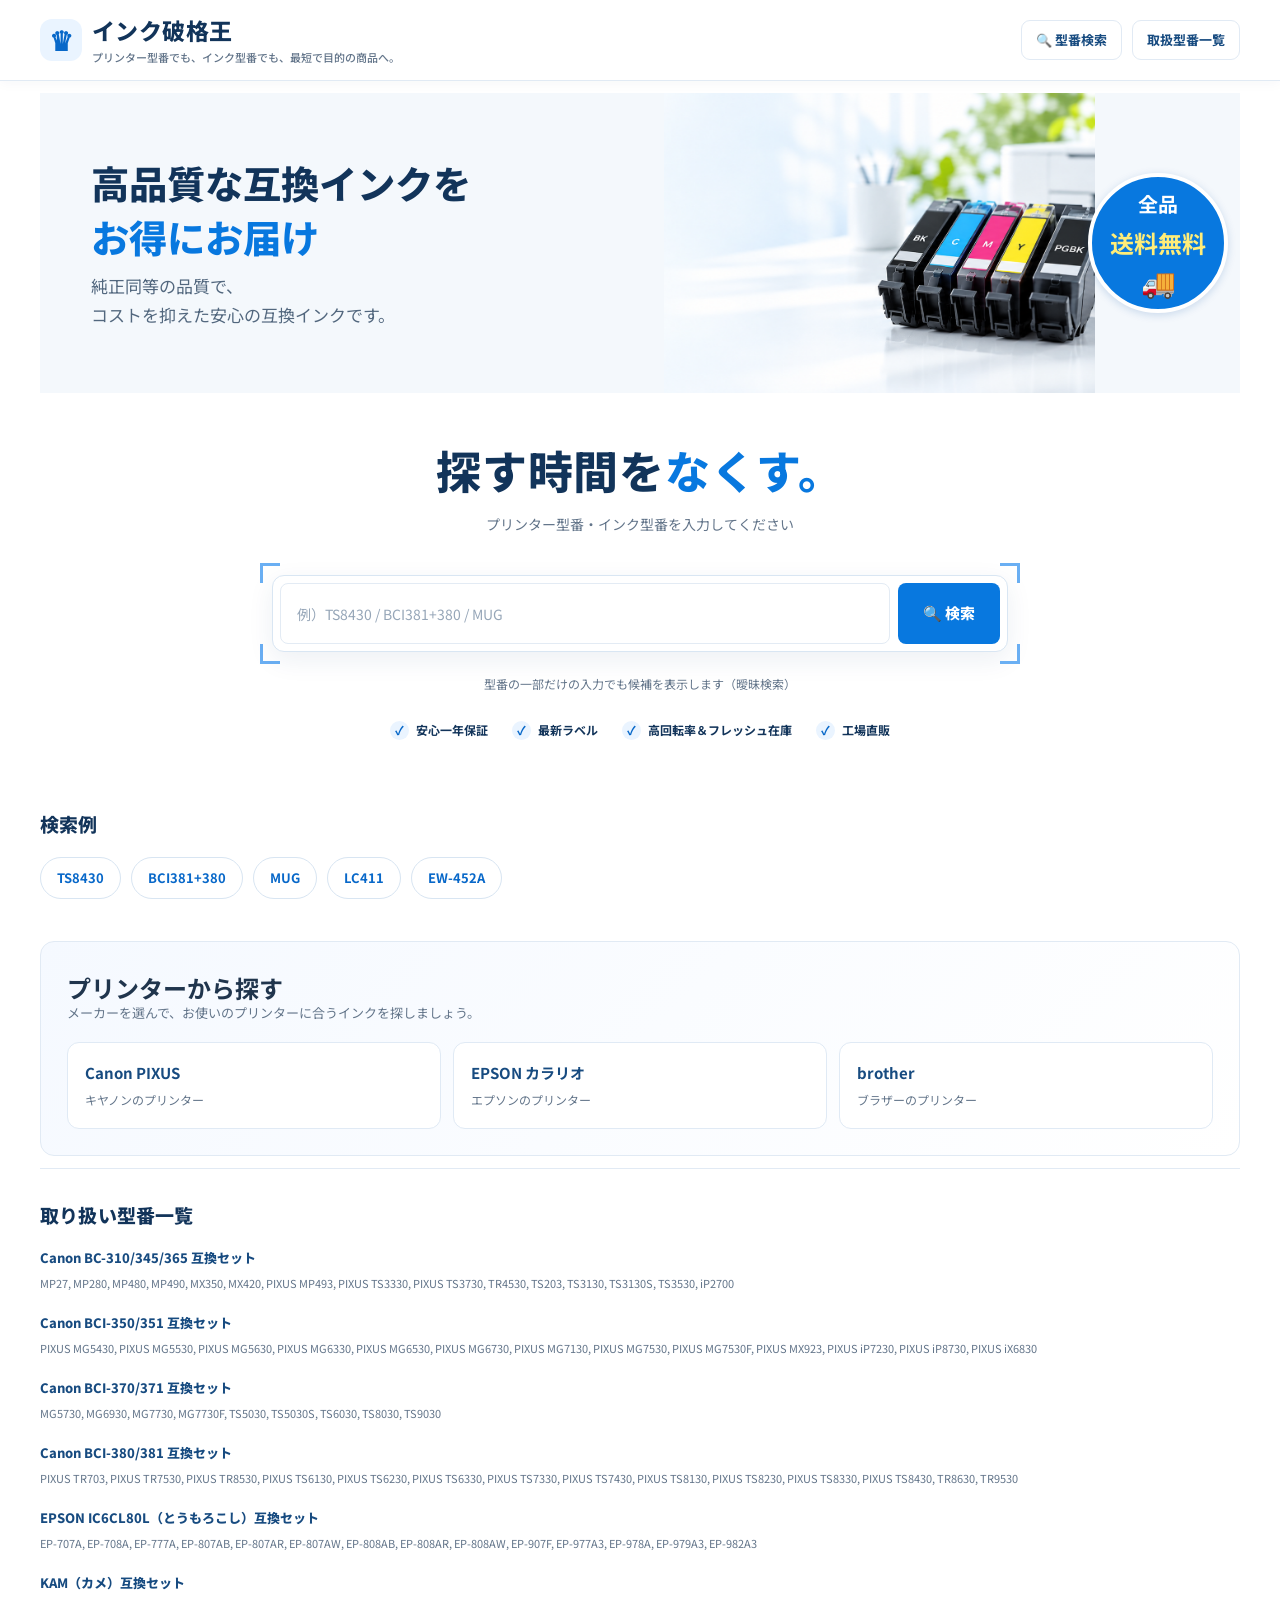
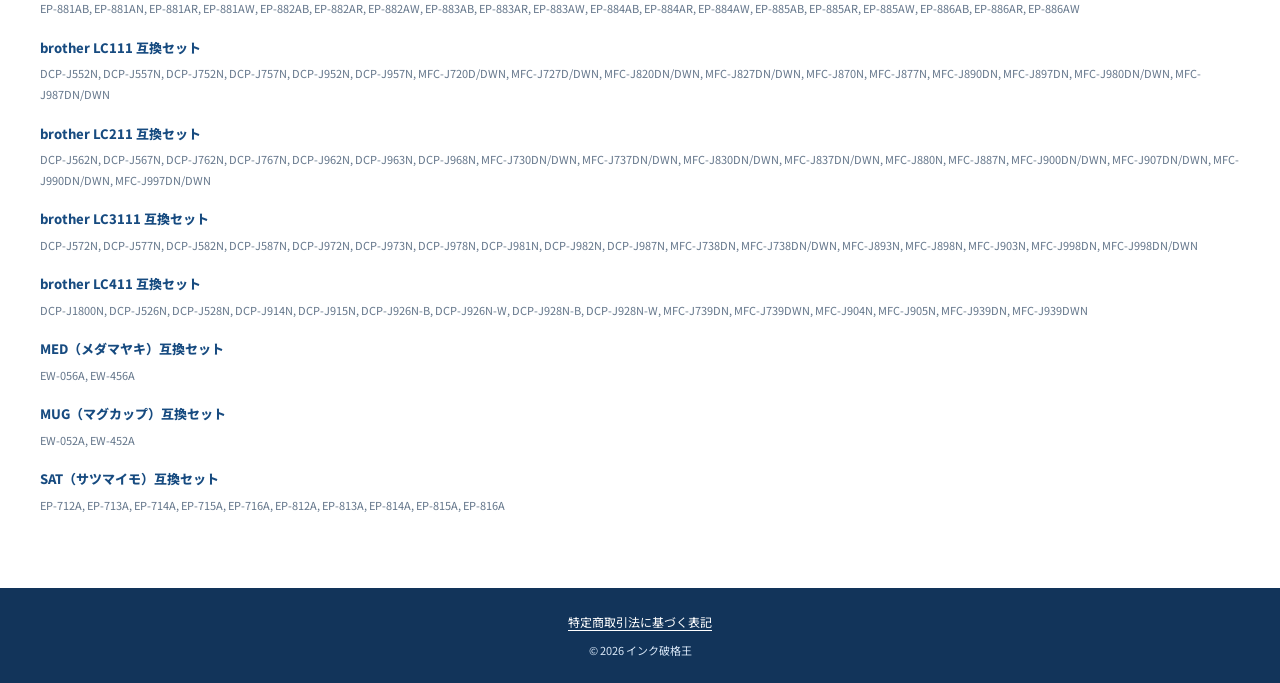
<file: index.html>
<!DOCTYPE html>
<html lang="ja">
<head>
<meta charset="UTF-8">
<meta name="viewport" content="width=device-width, initial-scale=1.0">
<title>インク破格王 | 探す時間をなくす。</title>
<meta name="description" content="プリンター型番でも、インク型番でも、最短で目的の商品へ。1個から購入できる高品質互換インクカートリッジ通販、インク破格王。">
<link rel="canonical" href="https://inkhakaku.github.io/homepage/">
<link rel="stylesheet" href="css/reset.css">
<link rel="stylesheet" href="css/style.css">
<link rel="stylesheet" href="css/responsive.css">

<meta property="og:type" content="website">
<meta property="og:site_name" content="インク破格王">
<meta property="og:title" content="インク破格王 | 探す時間をなくす。">
<meta property="og:description" content="プリンター型番でも、インク型番でも、最短で目的の商品へ。">
<meta property="og:url" content="https://inkhakaku.github.io/homepage/">
<meta property="og:image" content="https://inkhakaku.github.io/homepage/images/products/ogp.png">
<meta property="og:locale" content="ja_JP">
<meta name="twitter:card" content="summary_large_image">
<meta name="twitter:title" content="インク破格王 | 探す時間をなくす。">
<meta name="twitter:description" content="プリンター型番でも、インク型番でも、最短で目的の商品へ。">
<meta name="twitter:image" content="https://inkhakaku.github.io/homepage/images/products/ogp.png">
</head>

<body>

<header class="site-header">
  <div class="wrap">
    <a class="brand" href="./">
      <span>
        インク破格王
        <small>プリンター型番でも、インク型番でも、最短で目的の商品へ。</small>
      </span>
    </a>
    <nav class="header-links" aria-label="ページ内メニュー">
      <a href="#search-form">🔍 型番検索</a>
      <a href="#model-list">取扱型番一覧</a>
    </nav>
  </div>
</header>

<section class="shipping-banner hero-banner">
  <div class="shipping-banner-copy">
    <h2>高品質な互換インクを<br><span>お得にお届け</span></h2>
    <p class="shipping-description">
      純正同等の品質で、<br>
      コストを抑えた安心の互換インクです。
    </p>
  </div>

  <div class="hero-banner-image">
    <img src="hero-ink.png" alt="ブラック・シアン・マゼンタ・イエローの互換インクカートリッジ">
  </div>

  <div class="shipping-banner-badge">
    <span>全品</span>
    <strong>送料無料</strong>
    <span class="shipping-truck">🚚</span>
  </div>
</section>

<section class="hero">
  <div class="wrap">
    <div class="hero-copy">
      <h1>探す時間を<span class="accent">なくす。</span></h1>
      <p>プリンター型番・インク型番を入力してください</p>
    </div>

    <div class="scan-frame">
      <span class="corner-tl"></span>
      <span class="corner-br"></span>
      <form id="search-form" class="search-box" autocomplete="off">
        <input
          id="search-input"
          type="text"
          placeholder="例）TS8430 / BCI381+380 / MUG"
          aria-label="プリンター型番・インク型番を入力"
        >
        <button type="submit">🔍 検索</button>
        <div id="autocomplete" class="autocomplete" role="listbox"></div>
      </form>
    </div>

    <p class="hint-line">型番の一部だけの入力でも候補を表示します（曖昧検索）</p>

    <div class="trust-row">
      <span class="badge">安心一年保証</span>
      <span class="badge">最新ラベル</span>
      <span class="badge">高回転率＆フレッシュ在庫</span>
      <span class="badge">工場直販</span>
    </div>
  </div>
</section>

<div class="wrap">

  <div id="result-area" class="result-area"></div>

  <div id="recent-section" class="section recent-section">
    <h2>最近検索した型番</h2>
    <div id="recent-row" class="chip-row"></div>
  </div>

  <section class="section">
    <h2>検索例</h2>
    <div class="chip-row">
      <button type="button" class="chip" data-example="TS8430">TS8430</button>
      <button type="button" class="chip" data-example="BCI381+380">BCI381+380</button>
      <button type="button" class="chip" data-example="MUG">MUG</button>
      <button type="button" class="chip" data-example="LC411">LC411</button>
      <button type="button" class="chip" data-example="EW-452A">EW-452A</button>
    </div>
  </section>

  <section class="finder-section" aria-labelledby="finder-title">
    <h2 id="finder-title">プリンターから探す</h2>
    <p class="finder-intro">メーカーを選んで、お使いのプリンターに合うインクを探しましょう。</p>

    <div class="finder-grid">
      <button type="button" class="finder-card" data-example="PIXUS">
        <strong>Canon PIXUS</strong>
        <span>キヤノンのプリンター</span>
      </button>

      <button type="button" class="finder-card" data-example="EP-">
        <strong>EPSON カラリオ</strong>
        <span>エプソンのプリンター</span>
      </button>

      <button type="button" class="finder-card" data-example="DCP-">
        <strong>brother</strong>
        <span>ブラザーのプリンター</span>
      </button>
    </div>
  </section>

</div>

<section class="section" id="model-list">
  <h2>取り扱い型番一覧</h2>

  <div class="model-list-group">
    <h3>Canon BC-310/345/365 互換セット</h3>
    <p class="model-list-line">MP27, MP280, MP480, MP490, MX350, MX420, PIXUS MP493, PIXUS TS3330, PIXUS TS3730, TR4530, TS203, TS3130, TS3130S, TS3530, iP2700</p>
  </div>

  <div class="model-list-group">
    <h3>Canon BCI-350/351 互換セット</h3>
    <p class="model-list-line">PIXUS MG5430, PIXUS MG5530, PIXUS MG5630, PIXUS MG6330, PIXUS MG6530, PIXUS MG6730, PIXUS MG7130, PIXUS MG7530, PIXUS MG7530F, PIXUS MX923, PIXUS iP7230, PIXUS iP8730, PIXUS iX6830</p>
  </div>

  <div class="model-list-group">
    <h3>Canon BCI-370/371 互換セット</h3>
    <p class="model-list-line">MG5730, MG6930, MG7730, MG7730F, TS5030, TS5030S, TS6030, TS8030, TS9030</p>
  </div>

  <div class="model-list-group">
    <h3>Canon BCI-380/381 互換セット</h3>
    <p class="model-list-line">PIXUS TR703, PIXUS TR7530, PIXUS TR8530, PIXUS TS6130, PIXUS TS6230, PIXUS TS6330, PIXUS TS7330, PIXUS TS7430, PIXUS TS8130, PIXUS TS8230, PIXUS TS8330, PIXUS TS8430, TR8630, TR9530</p>
  </div>

  <div class="model-list-group">
    <h3>EPSON IC6CL80L（とうもろこし）互換セット</h3>
    <p class="model-list-line">EP-707A, EP-708A, EP-777A, EP-807AB, EP-807AR, EP-807AW, EP-808AB, EP-808AR, EP-808AW, EP-907F, EP-977A3, EP-978A, EP-979A3, EP-982A3</p>
  </div>

  <div class="model-list-group">
    <h3>KAM（カメ）互換セット</h3>
    <p class="model-list-line">EP-881AB, EP-881AN, EP-881AR, EP-881AW, EP-882AB, EP-882AR, EP-882AW, EP-883AB, EP-883AR, EP-883AW, EP-884AB, EP-884AR, EP-884AW, EP-885AB, EP-885AR, EP-885AW, EP-886AB, EP-886AR, EP-886AW</p>
  </div>

  <div class="model-list-group">
    <h3>brother LC111 互換セット</h3>
    <p class="model-list-line">DCP-J552N, DCP-J557N, DCP-J752N, DCP-J757N, DCP-J952N, DCP-J957N, MFC-J720D/DWN, MFC-J727D/DWN, MFC-J820DN/DWN, MFC-J827DN/DWN, MFC-J870N, MFC-J877N, MFC-J890DN, MFC-J897DN, MFC-J980DN/DWN, MFC-J987DN/DWN</p>
  </div>

  <div class="model-list-group">
    <h3>brother LC211 互換セット</h3>
    <p class="model-list-line">DCP-J562N, DCP-J567N, DCP-J762N, DCP-J767N, DCP-J962N, DCP-J963N, DCP-J968N, MFC-J730DN/DWN, MFC-J737DN/DWN, MFC-J830DN/DWN, MFC-J837DN/DWN, MFC-J880N, MFC-J887N, MFC-J900DN/DWN, MFC-J907DN/DWN, MFC-J990DN/DWN, MFC-J997DN/DWN</p>
  </div>

  <div class="model-list-group">
    <h3>brother LC3111 互換セット</h3>
    <p class="model-list-line">DCP-J572N, DCP-J577N, DCP-J582N, DCP-J587N, DCP-J972N, DCP-J973N, DCP-J978N, DCP-J981N, DCP-J982N, DCP-J987N, MFC-J738DN, MFC-J738DN/DWN, MFC-J893N, MFC-J898N, MFC-J903N, MFC-J998DN, MFC-J998DN/DWN</p>
  </div>

  <div class="model-list-group">
    <h3>brother LC411 互換セット</h3>
    <p class="model-list-line">DCP-J1800N, DCP-J526N, DCP-J528N, DCP-J914N, DCP-J915N, DCP-J926N-B, DCP-J926N-W, DCP-J928N-B, DCP-J928N-W, MFC-J739DN, MFC-J739DWN, MFC-J904N, MFC-J905N, MFC-J939DN, MFC-J939DWN</p>
  </div>

  <div class="model-list-group">
    <h3>MED（メダマヤキ）互換セット</h3>
    <p class="model-list-line">EW-056A, EW-456A</p>
  </div>

  <div class="model-list-group">
    <h3>MUG（マグカップ）互換セット</h3>
    <p class="model-list-line">EW-052A, EW-452A</p>
  </div>

  <div class="model-list-group">
    <h3>SAT（サツマイモ）互換セット</h3>
    <p class="model-list-line">EP-712A, EP-713A, EP-714A, EP-715A, EP-716A, EP-812A, EP-813A, EP-814A, EP-815A, EP-816A</p>
  </div>
</section>

<footer class="site-footer">
  <div class="wrap">
    <div class="footer-links">
      <a href="tokushouhou.html">特定商取引法に基づく表記</a>
    </div>
    <div class="footer-copy">&copy; 2026 インク破格王</div>
  </div>
</footer>

<script src="js/products.js"></script>
<script src="js/search.js"></script>
<script src="js/ui.js"></script>
<script src="js/app.js"></script>

<script>
document.querySelectorAll('.finder-card').forEach(function (button) {
  button.addEventListener('click', function () {
    var input = document.getElementById('search-input');
    var form = document.getElementById('search-form');

    if (!input || !form) return;

    input.value = button.getAttribute('data-example') || '';
    form.requestSubmit();
    form.scrollIntoView({ behavior: 'smooth', block: 'center' });
    input.focus({ preventScroll: true });
  });
});
</script>

</body>
</html>
</file>
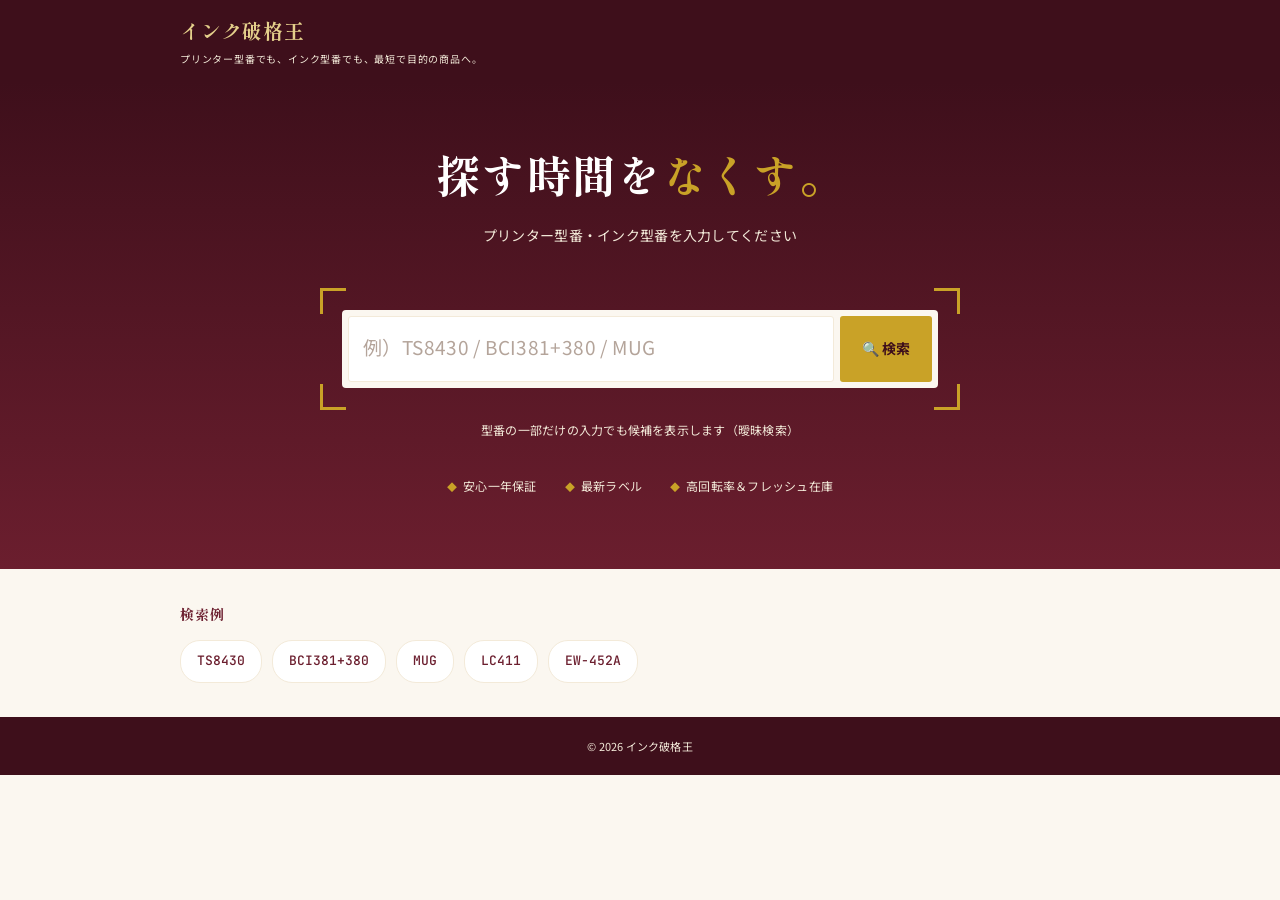
<file: homepage/index.html>
<!DOCTYPE html>
<html lang="ja">
<head>
<meta charset="UTF-8">
<meta name="viewport" content="width=device-width, initial-scale=1.0">
<title>インク破格王 | 探す時間をなくす。</title>
<link rel="stylesheet" href="css/reset.css">
<link rel="stylesheet" href="css/style.css">
<link rel="stylesheet" href="css/responsive.css">
</head>
<body>

<header class="site-header">
  <div class="wrap">
    <div class="brand">インク破格王<small>プリンター型番でも、インク型番でも、最短で目的の商品へ。</small></div>
  </div>
</header>

<section class="hero">
  <div class="wrap">
    <div class="hero-copy">
      <h1>探す時間を<span class="accent">なくす。</span></h1>
      <p>プリンター型番・インク型番を入力してください</p>
    </div>

    <div class="scan-frame">
      <span class="corner-tl"></span>
      <span class="corner-br"></span>
      <form id="search-form" class="search-box" autocomplete="off">
        <input
          id="search-input"
          type="text"
          placeholder="例）TS8430 / BCI381+380 / MUG"
          aria-label="プリンター型番・インク型番を入力"
        >
        <button type="submit">🔍 検索</button>
        <div id="autocomplete" class="autocomplete" role="listbox"></div>
      </form>
    </div>
    <p class="hint-line">型番の一部だけの入力でも候補を表示します（曖昧検索）</p>

    <div class="trust-row">
      <span class="badge">安心一年保証</span>
      <span class="badge">最新ラベル</span>
      <span class="badge">高回転率＆フレッシュ在庫</span>
    </div>
  </div>
</section>

<div class="wrap">

  <div id="result-area" class="result-area"></div>

  <div id="recent-section" class="section recent-section">
    <h2>最近検索した型番</h2>
    <div id="recent-row" class="chip-row"></div>
  </div>

  <div class="section">
    <h2>検索例</h2>
    <div class="chip-row">
      <button type="button" class="chip" data-example="TS8430">TS8430</button>
      <button type="button" class="chip" data-example="BCI381+380">BCI381+380</button>
      <button type="button" class="chip" data-example="MUG">MUG</button>
      <button type="button" class="chip" data-example="LC411">LC411</button>
      <button type="button" class="chip" data-example="EW-452A">EW-452A</button>
    </div>
  </div>

</div>

<footer class="site-footer">
  <div class="wrap">&copy; 2026 インク破格王</div>
</footer>

<script src="js/products.js"></script>
<script src="js/search.js"></script>
<script src="js/ui.js"></script>
<script src="js/app.js"></script>
</body>
</html>
</file>
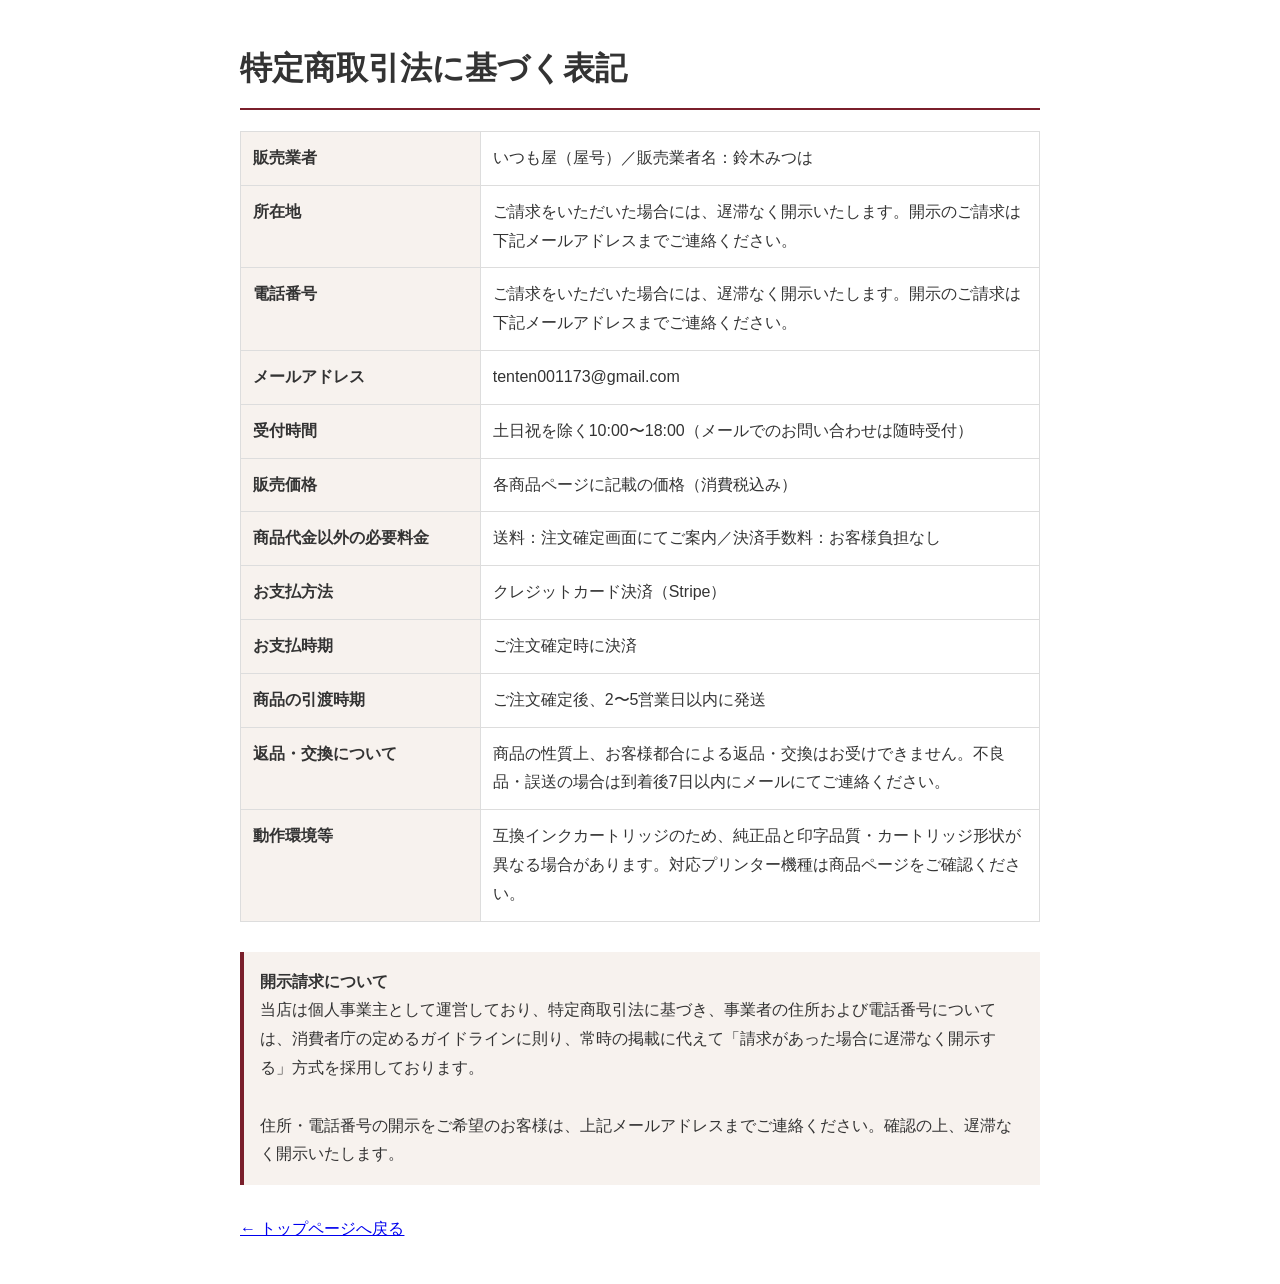
<file: tokushouhou.html>
<!DOCTYPE html>
<html lang="ja">
<head>
<meta charset="UTF-8">
<meta name="viewport" content="width=device-width, initial-scale=1.0">
<title>特定商取引法に基づく表記 | いつも屋</title>
<style>
  body {
    font-family: "Hiragino Kaku Gothic ProN", "Yu Gothic", sans-serif;
    max-width: 800px;
    margin: 40px auto;
    padding: 0 20px;
    line-height: 1.8;
    color: #333;
  }
  h1 {
    border-bottom: 2px solid #7a1f2b;
    padding-bottom: 10px;
  }
  table {
    width: 100%;
    border-collapse: collapse;
    margin-top: 20px;
  }
  th, td {
    border: 1px solid #ddd;
    padding: 12px;
    text-align: left;
    vertical-align: top;
  }
  th {
    background-color: #f7f2ee;
    width: 30%;
    white-space: nowrap;
  }
  .notice {
    margin-top: 30px;
    padding: 16px;
    background-color: #f7f2ee;
    border-left: 4px solid #7a1f2b;
  }
  a.back {
    display: inline-block;
    margin-top: 30px;
  }
</style>
</head>
<body>

<h1>特定商取引法に基づく表記</h1>

<table>
  <tr><th>販売業者</th><td>いつも屋（屋号）／販売業者名：鈴木みつは</td></tr>
  <tr><th>所在地</th><td>ご請求をいただいた場合には、遅滞なく開示いたします。開示のご請求は下記メールアドレスまでご連絡ください。</td></tr>
  <tr><th>電話番号</th><td>ご請求をいただいた場合には、遅滞なく開示いたします。開示のご請求は下記メールアドレスまでご連絡ください。</td></tr>
  <tr><th>メールアドレス</th><td>tenten001173@gmail.com</td></tr>
  <tr><th>受付時間</th><td>土日祝を除く10:00〜18:00（メールでのお問い合わせは随時受付）</td></tr>
  <tr><th>販売価格</th><td>各商品ページに記載の価格（消費税込み）</td></tr>
  <tr><th>商品代金以外の必要料金</th><td>送料：注文確定画面にてご案内／決済手数料：お客様負担なし</td></tr>
  <tr><th>お支払方法</th><td>クレジットカード決済（Stripe）</td></tr>
  <tr><th>お支払時期</th><td>ご注文確定時に決済</td></tr>
  <tr><th>商品の引渡時期</th><td>ご注文確定後、2〜5営業日以内に発送</td></tr>
  <tr><th>返品・交換について</th><td>商品の性質上、お客様都合による返品・交換はお受けできません。不良品・誤送の場合は到着後7日以内にメールにてご連絡ください。</td></tr>
  <tr><th>動作環境等</th><td>互換インクカートリッジのため、純正品と印字品質・カートリッジ形状が異なる場合があります。対応プリンター機種は商品ページをご確認ください。</td></tr>
</table>

<div class="notice">
  <strong>開示請求について</strong><br>
  当店は個人事業主として運営しており、特定商取引法に基づき、事業者の住所および電話番号については、消費者庁の定めるガイドラインに則り、常時の掲載に代えて「請求があった場合に遅滞なく開示する」方式を採用しております。<br><br>
  住所・電話番号の開示をご希望のお客様は、上記メールアドレスまでご連絡ください。確認の上、遅滞なく開示いたします。
</div>

<a class="back" href="index.html">← トップページへ戻る</a>

</body>
</html>
</file>
<file: css/style.css>
@import url('https://fonts.googleapis.com/css2?family=Noto+Sans+JP:wght@400;500;600;700;800&display=swap');

/* ===== 基本設定 ===== */
:root {
  --blue-900: #12345a;
  --blue-800: #174b80;
  --blue-700: #0868c9;
  --blue-600: #0878df;
  --blue-100: #eaf4ff;
  --blue-050: #f5f9ff;
  --border: #e1eaf4;
  --text: #20354d;
  --muted: #63758a;
  --white: #ffffff;
  --radius: 14px;
  --shadow: 0 8px 26px rgba(24, 66, 110, 0.08);
  --max-width: 1200px;
}

* {
  box-sizing: border-box;
}

html {
  scroll-behavior: smooth;
  background: var(--white);
}

body {
  margin: 0;
  font-family: "Noto Sans JP", sans-serif;
  color: var(--text);
  background: var(--white);
  line-height: 1.7;
}

button,
input {
  font: inherit;
}

button {
  cursor: pointer;
}

a {
  color: inherit;
  text-decoration: none;
}

img {
  max-width: 100%;
  height: auto;
}

.wrap {
  width: min(var(--max-width), calc(100% - 40px));
  margin: 0 auto;
}

/* ===== ヘッダー ===== */
.site-header {
  position: relative;
  z-index: 30;
  background: #fff;
  border-bottom: 1px solid var(--border);
  box-shadow: 0 2px 12px rgba(20, 55, 90, 0.04);
  padding: 15px 0;
}

.site-header .wrap {
  display: flex;
  align-items: center;
  justify-content: space-between;
  gap: 24px;
}

.brand {
  display: flex;
  align-items: center;
  gap: 10px;
  color: var(--blue-900);
  font-size: 23px;
  font-weight: 800;
  letter-spacing: 0.02em;
  line-height: 1.35;
}

.brand::before {
  content: "♛";
  display: inline-flex;
  align-items: center;
  justify-content: center;
  flex-shrink: 0;
  width: 42px;
  height: 42px;
  border-radius: 12px;
  background: var(--blue-100);
  color: var(--blue-700);
  font-size: 27px;
}

.brand small {
  display: block;
  margin-top: 4px;
  color: var(--muted);
  font-size: 11px;
  font-weight: 500;
  letter-spacing: 0;
}

.header-links {
  display: flex;
  align-items: center;
  gap: 10px;
}

.header-links a {
  display: inline-flex;
  align-items: center;
  justify-content: center;
  min-height: 40px;
  padding: 8px 14px;
  border: 1px solid var(--border);
  border-radius: 9px;
  color: var(--blue-800);
  font-size: 13px;
  font-weight: 700;
  transition: background 0.2s, border-color 0.2s;
}

.header-links a:hover {
  background: var(--blue-050);
  border-color: #b7d7f7;
}

/* ===== 送料無料バナー ===== */
.shipping-banner {
  width: min(var(--max-width), calc(100% - 40px));
  margin: 28px auto 0;
  padding: 30px 42px;
  display: flex;
  align-items: center;
  justify-content: space-between;
  gap: 28px;
  overflow: hidden;
  background: linear-gradient(115deg, #f0f7ff 0%, #fff 60%, #e7f3ff 100%);
  border: 1px solid #dceafa;
  border-radius: 18px;
  color: var(--blue-900);
}

.shipping-banner-copy {
  flex: 1;
  min-width: 0;
}

.shipping-eyebrow {
  margin: 0 0 8px;
  color: var(--blue-700);
  font-size: 12px;
  font-weight: 800;
  letter-spacing: 0.1em;
}

.shipping-banner-copy h2 {
  margin: 0;
  color: var(--blue-900);
  font-size: clamp(25px, 3.5vw, 38px);
  font-weight: 800;
  line-height: 1.45;
}

.shipping-banner-copy h2 span {
  color: var(--blue-600);
}

.shipping-description {
  margin: 12px 0 0;
  color: #52677e;
  font-size: 14px;
}

.shipping-banner-badge {
  width: 168px;
  height: 168px;
  flex-shrink: 0;
  display: flex;
  flex-direction: column;
  align-items: center;
  justify-content: center;
  gap: 2px;
  border: 5px solid #fff;
  border-radius: 50%;
  outline: 2px solid #c9e2ff;
  background: var(--blue-600);
  box-shadow: 0 8px 22px rgba(8, 120, 223, 0.2);
  color: #fff;
}

.shipping-banner-badge > span:first-child {
  font-size: 20px;
  font-weight: 700;
}

.shipping-banner-badge strong {
  color: #ffed78;
  font-size: 25px;
  white-space: nowrap;
}

.shipping-truck {
  font-size: 25px;
  line-height: 1.2;
}

/* ===== メイン検索エリア ===== */
.hero {
  padding: 45px 0 38px;
  background: #fff;
}

.hero-copy {
  margin-bottom: 26px;
  text-align: center;
}

.hero-copy h1 {
  margin: 0;
  color: var(--blue-900);
  font-size: clamp(30px, 4.6vw, 45px);
  font-weight: 800;
  letter-spacing: 0.015em;
  line-height: 1.4;
}

.hero-copy h1 .accent {
  color: var(--blue-600);
}

.hero-copy p {
  margin: 12px 0 0;
  color: var(--muted);
  font-size: 14px;
}

.scan-frame {
  position: relative;
  max-width: 760px;
  margin: 0 auto;
  padding: 12px;
}

.scan-frame::before,
.scan-frame::after,
.scan-frame .corner-tl,
.scan-frame .corner-br {
  content: "";
  position: absolute;
  width: 20px;
  height: 20px;
  border-color: #6aaff3;
  border-style: solid;
  pointer-events: none;
}

.scan-frame::before {
  top: 0;
  left: 0;
  border-width: 3px 0 0 3px;
}

.scan-frame::after {
  right: 0;
  bottom: 0;
  border-width: 0 3px 3px 0;
}

.scan-frame .corner-tl {
  top: 0;
  right: 0;
  border-width: 3px 3px 0 0;
}

.scan-frame .corner-br {
  bottom: 0;
  left: 0;
  border-width: 0 0 3px 3px;
}

.search-box {
  position: relative;
  display: flex;
  gap: 8px;
  padding: 7px;
  border: 1px solid #d9e6f3;
  border-radius: 12px;
  background: #fff;
  box-shadow: var(--shadow);
}

.search-box input {
  flex: 1;
  width: 0;
  min-width: 0;
  padding: 15px 16px;
  border: 1px solid #e3ebf4;
  border-radius: 8px;
  outline: none;
  background: #fff;
  color: var(--text);
  font-size: 17px;
}

.search-box input::placeholder {
  color: #96a6b8;
  font-size: 14px;
}

.search-box input:focus {
  border-color: #78b8f5;
  box-shadow: 0 0 0 3px rgba(8, 120, 223, 0.1);
}

.search-box button {
  flex-shrink: 0;
  padding: 0 25px;
  border: 0;
  border-radius: 8px;
  background: var(--blue-600);
  color: #fff;
  font-size: 15px;
  font-weight: 800;
  transition: background 0.2s, transform 0.2s;
}

.search-box button:hover {
  background: #065eae;
}

.hint-line {
  margin: 10px 0 0;
  color: var(--muted);
  font-size: 12px;
  text-align: center;
}

/* ===== 入力候補 ===== */
.autocomplete {
  position: absolute;
  top: calc(100% + 6px);
  right: 6px;
  left: 6px;
  z-index: 50;
  display: none;
  overflow: hidden;
  border: 1px solid var(--border);
  border-radius: 10px;
  background: #fff;
  box-shadow: 0 12px 30px rgba(18, 52, 90, 0.14);
}

.autocomplete.is-open {
  display: block;
}

.autocomplete-item {
  display: flex;
  align-items: baseline;
  justify-content: space-between;
  width: 100%;
  padding: 12px 16px;
  border: 0;
  border-bottom: 1px solid #edf2f7;
  background: #fff;
  color: var(--text);
  font-size: 14px;
  text-align: left;
}

.autocomplete-item:last-child {
  border-bottom: 0;
}

.autocomplete-item:hover,
.autocomplete-item.is-active {
  background: var(--blue-050);
}

.autocomplete-item .tag {
  padding: 2px 8px;
  border-radius: 20px;
  background: var(--blue-100);
  color: var(--blue-700);
  font-size: 10px;
}

.autocomplete-item mark {
  border-radius: 3px;
  background: #fff0a8;
  color: inherit;
}

/* ===== 安心ポイント ===== */
.trust-row {
  display: flex;
  flex-wrap: wrap;
  justify-content: center;
  gap: 12px 24px;
  margin-top: 26px;
}

.trust-row .badge {
  display: inline-flex;
  align-items: center;
  gap: 7px;
  color: var(--blue-900);
  font-size: 12px;
  font-weight: 700;
}

.trust-row .badge::before {
  content: "✓";
  display: inline-flex;
  align-items: center;
  justify-content: center;
  width: 19px;
  height: 19px;
  border-radius: 50%;
  background: var(--blue-100);
  color: var(--blue-700);
  font-size: 12px;
  font-weight: 800;
}

/* ===== 共通セクション ===== */
.section {
  padding: 30px 0;
}

.section h2,
#model-list > h2 {
  margin: 0 0 16px;
  color: var(--blue-900);
  font-size: 19px;
  font-weight: 800;
  letter-spacing: 0.01em;
}

.chip-row {
  display: flex;
  flex-wrap: wrap;
  gap: 10px;
}

.chip {
  padding: 9px 16px;
  border: 1px solid #d8e5f2;
  border-radius: 24px;
  background: #fff;
  color: var(--blue-700);
  font-size: 13px;
  font-weight: 700;
  transition: background 0.2s, border-color 0.2s, transform 0.2s;
}

.chip:hover {
  transform: translateY(-1px);
  border-color: #9dc9f4;
  background: var(--blue-050);
}

.recent-section {
  display: none;
}

.recent-section.has-items {
  display: block;
}

/* ===== プリンターから探す ===== */
.finder-section {
  margin: 12px 0;
  padding: 26px;
  border: 1px solid var(--border);
  border-radius: var(--radius);
  background: linear-gradient(135deg, #f5f9ff, #fff);
}

.finder-intro {
  margin: -7px 0 18px;
  color: var(--muted);
  font-size: 13px;
}

.finder-grid {
  display: grid;
  grid-template-columns: repeat(3, minmax(0, 1fr));
  gap: 12px;
}

.finder-card {
  display: block;
  padding: 17px;
  border: 1px solid #e0eaf5;
  border-radius: 12px;
  background: #fff;
  text-align: left;
  transition: border-color 0.2s, box-shadow 0.2s, transform 0.2s;
}

.finder-card:hover {
  transform: translateY(-2px);
  border-color: #a9cff5;
  box-shadow: 0 6px 18px rgba(24, 66, 110, 0.07);
}

.finder-card strong {
  display: block;
  margin-bottom: 5px;
  color: var(--blue-800);
  font-size: 15px;
}

.finder-card span {
  display: block;
  color: var(--muted);
  font-size: 12px;
}

/* ===== 検索結果 ===== */
.result-area {
  display: none;
  padding: 12px 0 42px;
}

.result-area.is-open {
  display: block;
}

.result-lead {
  margin-bottom: 8px;
  color: var(--muted);
  font-size: 12px;
}

.result-lead .q {
  color: var(--blue-700);
  font-weight: 800;
}

.result-card {
  margin-bottom: 18px;
  padding: 24px;
  border: 1px solid var(--border);
  border-radius: var(--radius);
  border-top: 4px solid var(--blue-600);
  background: #fff;
  box-shadow: 0 3px 14px rgba(20, 55, 90, 0.04);
}

.result-card-top {
  display: flex;
  align-items: flex-start;
  gap: 18px;
  margin-bottom: 16px;
}

.product-thumb {
  width: 140px;
  height: 140px;
  flex-shrink: 0;
  border: 1px solid var(--border);
  border-radius: 8px;
  object-fit: cover;
}

.result-card-heading {
  flex: 1;
  min-width: 0;
}

.result-card h3 {
  margin: 0;
  color: var(--blue-900);
  font-size: 19px;
  font-weight: 800;
}

.stars {
  margin: 6px 0 4px;
  color: #e6aa19;
  font-size: 13px;
  letter-spacing: 2px;
}

.compat-list {
  color: var(--muted);
  font-size: 12px;
}

.variant-grid {
  display: grid;
  grid-template-columns: repeat(auto-fit, minmax(150px, 1fr));
  gap: 10px;
}

.variant {
  padding: 14px;
  border: 1px solid var(--border);
  border-radius: 10px;
  background: #fff;
  text-align: center;
  cursor: pointer;
  transition: border-color 0.2s, background 0.2s;
}

.variant:hover,
.variant.is-selected {
  border-color: var(--blue-600);
  background: var(--blue-050);
}

.variant .label {
  margin-bottom: 4px;
  color: var(--muted);
  font-size: 12px;
}

.variant .price {
  color: var(--blue-900);
  font-size: 17px;
  font-weight: 800;
}

.variant .stock {
  margin-top: 4px;
  color: #38804a;
  font-size: 11px;
}

.buy-btn {
  display: block;
  width: 100%;
  margin-top: 18px;
  padding: 15px;
  border: 0;
  border-radius: 9px;
  background: var(--blue-600);
  color: #fff;
  font-size: 15px;
  font-weight: 800;
  letter-spacing: 0.02em;
  transition: background 0.2s;
}

.buy-btn:hover {
  background: #065eae;
}

.buy-btn:disabled {
  opacity: 0.5;
  cursor: not-allowed;
}

.no-result {
  color: var(--muted);
  font-size: 13px;
}

/* ===== 色選択 ===== */
.color-picker {
  margin-top: 16px;
  padding-top: 16px;
  border-top: 1px solid var(--border);
}

.color-picker-lead {
  margin-bottom: 10px;
  color: var(--muted);
  font-size: 12px;
}

.color-chip-row {
  display: flex;
  flex-wrap: wrap;
  gap: 8px;
}

.color-chip {
  padding: 8px 14px;
  border: 1px solid #d8e5f2;
  border-radius: 20px;
  background: #fff;
  color: var(--blue-700);
  font-size: 12px;
}

.color-chip:hover {
  border-color: var(--blue-600);
}

.color-chip.is-selected {
  border-color: var(--blue-600);
  background: var(--blue-600);
  color: #fff;
}

.color-chip-count {
  margin-left: 4px;
  font-weight: 800;
}

.color-selected-row {
  display: flex;
  flex-wrap: wrap;
  gap: 6px;
  margin-top: 12px;
}

.color-selected-tag {
  display: inline-flex;
  align-items: center;
  gap: 4px;
  padding: 5px 6px 5px 12px;
  border-radius: 14px;
  background: var(--blue-100);
  color: var(--blue-900);
  font-size: 12px;
}

.color-remove-btn {
  padding: 2px 4px;
  border: 0;
  background: transparent;
  color: var(--blue-700);
  font-size: 13px;
  line-height: 1;
}

.color-remove-btn:hover {
  color: var(--blue-900);
}

/* ===== 取り扱い型番一覧 ===== */
#model-list {
  width: min(var(--max-width), calc(100% - 40px));
  margin: 0 auto;
  padding: 30px 0;
  border-top: 1px solid var(--border);
}

.model-list-group {
  margin-bottom: 18px;
}

.model-list-group h3 {
  margin: 0 0 4px;
  color: var(--blue-800);
  font-size: 13px;
  font-weight: 800;
}

.model-list-line {
  margin: 0;
  color: var(--muted);
  font-size: 11px;
  line-height: 1.9;
  overflow-wrap: anywhere;
}

/* ===== フッター ===== */
.site-footer {
  margin-top: 25px;
  padding: 24px 0;
  background: var(--blue-900);
  color: #fff;
  font-size: 12px;
  text-align: center;
}

.footer-links {
  margin-bottom: 8px;
}

.footer-links a {
  color: #fff;
  text-decoration: underline;
  text-underline-offset: 3px;
}

.footer-copy {
  color: #d9e7f7;
  font-size: 11px;
}

/* ===== 動きが苦手な環境への配慮 ===== */
@media (prefers-reduced-motion: reduce) {
  *,
  *::before,
  *::after {
    scroll-behavior: auto !important;
    transition-duration: 0.01ms !important;
    animation-duration: 0.01ms !important;
  }
}

/* ===== 完成イメージ：メインバナー ===== */
.shipping-banner.hero-banner {
  position: relative;
  min-height: 192px;
  margin-top: 12px;
  padding: 28px 290px 26px 32px;
  display: flex;
  align-items: center;
  justify-content: flex-start;
  overflow: hidden;
  border: 0;
  border-radius: 0;
  background: #f4f8fc;
  isolation: isolate;
}

.hero-banner .shipping-banner-copy {
  position: relative;
  z-index: 2;
  flex: 0 1 410px;
}

.hero-banner .shipping-banner-copy h2 {
  font-size: clamp(26px, 3vw, 36px);
  line-height: 1.35;
  letter-spacing: 0;
}

.hero-banner .shipping-description {
  margin-top: 8px;
  font-size: 14px;
  line-height: 1.55;
}

.hero-banner-image {
  position: absolute;
  inset: 0 100px 0 34%;
  z-index: 1;
  overflow: hidden;
  pointer-events: none;
}

.hero-banner-image img {
  width: 100%;
  height: 100%;
  display: block;
  object-fit: cover;
  object-position: 70% center;
  mix-blend-mode: multiply;
}

.hero-banner .shipping-banner-badge {
  position: absolute;
  z-index: 3;
  top: 50%;
  right: 12px;
  width: 142px;
  height: 142px;
  transform: translateY(-50%);
  border: 4px solid #fff;
  outline: 0;
  background: #0878df;
  box-shadow: 0 2px 8px rgba(0, 75, 160, 0.18);
}

.hero-banner .shipping-banner-badge > span:first-child {
  font-size: 20px;
}

.hero-banner .shipping-banner-badge strong {
  font-size: 24px;
}

.hero-banner .shipping-truck {
  font-size: 28px;
}

/* ===== スマホ用メインバナー ===== */
@media (max-width: 600px) {
  .shipping-banner.hero-banner {
    min-height: 250px;
    padding: 20px 16px 115px;
    align-items: flex-start;
  }

  .hero-banner .shipping-banner-copy {
    max-width: 100%;
  }

  .hero-banner .shipping-banner-copy h2 {
    font-size: clamp(23px, 6vw, 30px);
  }

  .hero-banner .shipping-description {
    max-width: 260px;
    font-size: 12px;
  }

  .hero-banner-image {
    inset: auto 0 0 20%;
    height: 120px;
  }

  .hero-banner-image img {
    object-position: 75% center;
  }

  .hero-banner .shipping-banner-badge {
    top: auto;
    right: 10px;
    bottom: 10px;
    width: 88px;
    height: 88px;
    transform: none;
    border-width: 3px;
  }

  .hero-banner .shipping-banner-badge > span:first-child {
    font-size: 13px;
  }

  .hero-banner .shipping-banner-badge strong {
    font-size: 14px;
  }

  .hero-banner .shipping-truck {
    font-size: 17px;
  }
}
/* ===== 最終調整：文字と商品画像の配置 ===== */
.shipping-banner.hero-banner {
  height: 300px !important;
  min-height: 300px !important;
  padding: 30px 0 30px 4% !important;
}

.shipping-banner.hero-banner .shipping-banner-copy {
  width: 48% !important;
  max-width: 620px !important;
}

.shipping-banner.hero-banner .shipping-banner-copy h2 {
  font-size: clamp(28px, 3.2vw, 44px) !important;
  line-height: 1.35 !important;
  letter-spacing: 0 !important;
  word-break: normal !important;
}

.shipping-banner.hero-banner .shipping-description {
  font-size: 17px !important;
  line-height: 1.7 !important;
}

.shipping-banner.hero-banner .hero-banner-image {
  left: 42% !important;
  right: 105px !important;
}

.shipping-banner.hero-banner .shipping-banner-badge {
  width: 140px !important;
  height: 140px !important;
  min-width: 140px !important;
  min-height: 140px !important;
  right: 12px !important;
}

@media (max-width: 600px) {
  .shipping-banner.hero-banner {
    height: 300px !important;
    min-height: 300px !important;
    padding: 20px 14px 125px !important;
  }

  .shipping-banner.hero-banner .shipping-banner-copy {
    width: 100% !important;
  }

  .shipping-banner.hero-banner .shipping-banner-copy h2 {
    font-size: 25px !important;
  }

  .shipping-banner.hero-banner .shipping-description {
    font-size: 12px !important;
  }

  .shipping-banner.hero-banner .hero-banner-image {
    left: 8% !important;
    right: 0 !important;
    height: 125px !important;
  }

  .shipping-banner.hero-banner .shipping-banner-badge {
    width: 78px !important;
    height: 78px !important;
    min-width: 78px !important;
    min-height: 78px !important;
  }
}
/* ===== 見出しの改行位置を固定 ===== */
.shipping-banner.hero-banner .shipping-banner-copy {
  width: 50% !important;
  max-width: 680px !important;
  min-width: 0 !important;
  position: relative !important;
  z-index: 4 !important;
}

.shipping-banner.hero-banner .shipping-banner-copy h2 {
  width: max-content !important;
  max-width: 100% !important;
  font-size: clamp(26px, 3vw, 44px) !important;
  line-height: 1.4 !important;
  word-break: keep-all !important;
  overflow-wrap: normal !important;
  white-space: normal !important;
}

.shipping-banner.hero-banner .shipping-banner-copy h2 br {
  display: block !important;
}

.shipping-banner.hero-banner .shipping-banner-copy h2 span {
  display: block !important;
  white-space: nowrap !important;
}

.shipping-banner.hero-banner .shipping-description {
  max-width: 100% !important;
  word-break: keep-all !important;
  overflow-wrap: normal !important;
  line-height: 1.7 !important;
}

.shipping-banner.hero-banner .hero-banner-image {
  left: 52% !important;
  right: 145px !important;
  z-index: 1 !important;
}

@media (max-width: 800px) {
  .shipping-banner.hero-banner .shipping-banner-copy {
    width: 52% !important;
  }

  .shipping-banner.hero-banner .shipping-banner-copy h2 {
    font-size: clamp(22px, 3.5vw, 30px) !important;
  }

  .shipping-banner.hero-banner .hero-banner-image {
    left: 48% !important;
    right: 90px !important;
  }
}

@media (max-width: 600px) {
  .shipping-banner.hero-banner .shipping-banner-copy {
    width: 100% !important;
  }

  .shipping-banner.hero-banner .shipping-banner-copy h2 {
    width: 100% !important;
    font-size: 25px !important;
  }

  .shipping-banner.hero-banner .shipping-banner-copy h2 span {
    white-space: normal !important;
  }
}
/* ===== スマホ用：コンパクトな横長バナー ===== */
@media (max-width: 600px) {
  .shipping-banner.hero-banner {
    height: 175px !important;
    min-height: 175px !important;
    padding: 14px 10px !important;
    overflow: hidden !important;
    border-radius: 8px !important;
  }

  .shipping-banner.hero-banner .shipping-banner-copy {
    position: relative !important;
    z-index: 3 !important;
    width: 65% !important;
    max-width: 65% !important;
  }

  .shipping-banner.hero-banner .shipping-banner-copy h2 {
    width: 100% !important;
    font-size: clamp(17px, 4.8vw, 23px) !important;
    line-height: 1.35 !important;
    word-break: keep-all !important;
  }

  .shipping-banner.hero-banner .shipping-banner-copy h2 span {
    white-space: normal !important;
  }

  .shipping-banner.hero-banner .shipping-description {
    max-width: 100% !important;
    margin-top: 5px !important;
    font-size: 10px !important;
    line-height: 1.4 !important;
    word-break: normal !important;
  }

  .shipping-banner.hero-banner .hero-banner-image {
    position: absolute !important;
    top: 0 !important;
    right: 0 !important;
    bottom: 0 !important;
    left: 32% !important;
    width: auto !important;
    height: 100% !important;
    z-index: 1 !important;
  }

  .shipping-banner.hero-banner .hero-banner-image img {
    width: 100% !important;
    height: 100% !important;
    object-fit: cover !important;
    object-position: 72% center !important;
    opacity: 0.8 !important;
  }

  .shipping-banner.hero-banner .shipping-banner-badge {
    width: 58px !important;
    height: 58px !important;
    min-width: 58px !important;
    min-height: 58px !important;
    right: 5px !important;
    top: auto !important;
    bottom: 5px !important;
    transform: none !important;
  }

  .shipping-banner.hero-banner .shipping-banner-badge > span:first-child {
    font-size: 9px !important;
  }

  .shipping-banner.hero-banner .shipping-banner-badge strong {
    font-size: 10px !important;
  }

  .shipping-banner.hero-banner .shipping-truck {
    font-size: 12px !important;
  }
}
</file>
<file: css/responsive.css>
@media (max-width: 900px) {
  .finder-grid {
    grid-template-columns: repeat(2, minmax(0, 1fr));
  }

  .variant-grid {
    grid-template-columns: repeat(3, minmax(0, 1fr));
  }
}

@media (max-width: 600px) {
  .wrap {
    width: calc(100% - 28px);
  }

  .site-header {
    padding: 12px 0;
  }

  .site-header .wrap {
    align-items: flex-start;
    flex-direction: column;
    gap: 12px;
  }

  .brand {
    font-size: 20px;
  }

  .brand::before {
    width: 36px;
    height: 36px;
    font-size: 23px;
  }

  .brand small {
    font-size: 10px;
  }

  .header-links {
    width: 100%;
  }

  .header-links a {
    flex: 1;
    padding: 8px 6px;
    font-size: 12px;
  }

  .shipping-banner {
    width: calc(100% - 28px);
    margin-top: 16px;
    padding: 20px 14px;
    gap: 10px;
    border-radius: 14px;
  }

  .shipping-banner-copy h2 {
    font-size: 21px;
  }

  .shipping-eyebrow {
    font-size: 10px;
  }

  .shipping-description {
    margin-top: 8px;
    font-size: 11px;
  }

  .shipping-banner-badge {
    width: 104px;
    height: 104px;
    border-width: 3px;
  }

  .shipping-banner-badge > span:first-child {
    font-size: 14px;
  }

  .shipping-banner-badge strong {
    font-size: 15px;
  }

  .shipping-truck {
    font-size: 18px;
  }

  .hero {
    padding: 30px 0 25px;
  }

  .hero-copy {
    margin-bottom: 20px;
  }

  .hero-copy h1 {
    font-size: 29px;
  }

  .hero-copy p {
    font-size: 12px;
  }

  .scan-frame {
    padding: 10px;
  }

  .search-box {
    flex-direction: column;
  }

  .search-box input {
    width: 100%;
    padding: 13px 11px;
    font-size: 16px;
  }

  .search-box input::placeholder {
    font-size: 12px;
  }

  .search-box button {
    min-height: 46px;
    padding: 12px;
  }

  .hint-line {
    font-size: 11px;
  }

  .trust-row {
    justify-content: flex-start;
    gap: 10px 14px;
    margin-top: 22px;
  }

  .trust-row .badge {
    font-size: 11px;
  }

  .section {
    padding: 23px 0;
  }

  .section h2,
  #model-list > h2 {
    font-size: 17px;
  }

  .chip-row {
    gap: 8px;
  }

  .chip {
    padding: 8px 12px;
    font-size: 12px;
  }

  .finder-section {
    padding: 18px 14px;
  }

  .finder-grid {
    grid-template-columns: 1fr;
    gap: 8px;
  }

  .finder-card {
    padding: 13px;
  }

  .result-card {
    padding: 15px;
  }

  .result-card-top {
    gap: 12px;
  }

  .product-thumb {
    width: 96px;
    height: 96px;
  }

  .result-card h3 {
    font-size: 16px;
  }

  .variant-grid {
    grid-template-columns: repeat(2, minmax(0, 1fr));
  }

  #model-list {
    width: calc(100% - 28px);
    padding: 24px 0;
  }
}

/* ===== スマホ表示の改善 ===== */
@media (max-width: 600px) {
  .wrap {
    width: calc(100% - 28px);
  }

  .site-header {
    padding: 10px 0;
  }

  .site-header .wrap {
    gap: 8px;
  }

  .brand {
    gap: 7px;
    font-size: 17px;
  }

  .brand::before {
    width: 34px;
    height: 34px;
    font-size: 22px;
  }

  .brand small {
    max-width: 190px;
    font-size: 9px;
  }

  .header-links {
    gap: 5px;
  }

  .header-links a {
    min-height: 34px;
    padding: 6px 8px;
    font-size: 10px;
  }

  .shipping-banner {
    width: calc(100% - 28px);
    margin-top: 16px;
    padding: 20px 16px;
    gap: 10px;
    border-radius: 14px;
  }

  .shipping-banner-copy h2 {
    font-size: clamp(19px, 5vw, 26px);
  }

  .shipping-eyebrow {
    font-size: 10px;
  }

  .shipping-description {
    font-size: 11px;
  }

  .shipping-banner-badge {
    width: 92px;
    height: 92px;
    border-width: 3px;
    outline-width: 1px;
  }

  .shipping-banner-badge > span:first-child {
    font-size: 13px;
  }

  .shipping-banner-badge strong {
    font-size: 15px;
  }

  .shipping-truck {
    font-size: 16px;
  }

  .hero {
    padding: 34px 0 24px;
  }

  .hero-copy {
    margin-bottom: 18px;
  }

  .hero-copy h1 {
    font-size: clamp(27px, 7vw, 34px);
  }

  .hero-copy p {
    font-size: 12px;
  }

  .scan-frame {
    padding: 9px;
  }

  .search-box {
    gap: 6px;
    padding: 5px;
  }

  .search-box input {
    padding: 12px 10px;
    font-size: 14px;
  }

  .search-box input::placeholder {
    font-size: 11px;
  }

  .search-box button {
    padding: 0 13px;
    font-size: 12px;
  }

  .trust-row {
    gap: 10px 12px;
    margin-top: 18px;
  }

  .trust-row .badge {
    gap: 5px;
    font-size: 10px;
  }

  .trust-row .badge::before {
    width: 16px;
    height: 16px;
    font-size: 10px;
  }

  .section {
    padding: 22px 0;
  }

  .section h2,
  #model-list > h2 {
    font-size: 17px;
  }

  .chip-row {
    gap: 7px;
  }

  .chip {
    padding: 8px 12px;
    font-size: 11px;
  }

  .finder-section {
    padding: 18px 14px;
  }

  .finder-grid {
    grid-template-columns: 1fr;
    gap: 9px;
  }

  .finder-card {
    padding: 14px;
  }

  .result-card {
    padding: 15px;
  }

  .result-card-top {
    gap: 12px;
  }

  .product-thumb {
    width: 90px;
    height: 90px;
  }

  .result-card h3 {
    font-size: 16px;
  }

  .variant-grid {
    grid-template-columns: repeat(2, minmax(0, 1fr));
  }

  #model-list {
    width: calc(100% - 28px);
    padding: 24px 0;
  }
}

@media (max-width: 360px) {
  .brand small {
    display: none;
  }

  .header-links a {
    padding: 6px;
    font-size: 9px;
  }

  .shipping-banner {
    padding: 16px 12px;
  }

  .shipping-banner-badge {
    width: 78px;
    height: 78px;
  }

  .shipping-banner-badge strong {
    font-size: 13px;
  }

  .search-box button {
    padding: 0 9px;
  }
}
</file>
<file: homepage/css/style.css>
/* ===========================================================
   インク破格王 — Design Tokens
   Color   : Wine #3E0F1B / #6B1E2E / #8C2E42, Gold #C9A227 / #E4CF8B, Cream #FBF7F0
   Type    : Display = "Shippori Mincho" (品格・信頼), Body = "Noto Sans JP",
             Code/Utility = "JetBrains Mono" (型番の可読性)
   Signature: 検索窓を「型番プレート」として扱う、四隅ブラケットのスキャン枠
   =========================================================== */

@import url('https://fonts.googleapis.com/css2?family=Shippori+Mincho:wght@500;700&family=Noto+Sans+JP:wght@400;500;700&family=JetBrains+Mono:wght@500;700&display=swap');

:root {
  --wine-900: #3E0F1B;
  --wine-700: #6B1E2E;
  --wine-500: #8C2E42;
  --gold-500: #C9A227;
  --gold-300: #E4CF8B;
  --cream-50: #FBF7F0;
  --cream-100: #F3EAD9;
  --ink-900: #241A18;
  --ink-600: #5B4A45;

  --font-display: "Shippori Mincho", serif;
  --font-body: "Noto Sans JP", sans-serif;
  --font-mono: "JetBrains Mono", monospace;

  --radius: 4px;
  --max-width: 960px;
}

body {
  font-family: var(--font-body);
  background: var(--cream-50);
  color: var(--ink-900);
  line-height: 1.7;
}

.wrap { max-width: var(--max-width); margin: 0 auto; padding: 0 20px; }

/* ---------- Header ---------- */
.site-header {
  background: var(--wine-900);
  padding: 14px 0;
}
.site-header .wrap { display: flex; align-items: center; justify-content: space-between; }
.brand {
  font-family: var(--font-display);
  font-weight: 700;
  font-size: 20px;
  color: var(--gold-300);
  letter-spacing: 0.04em;
}
.brand small {
  display: block;
  font-family: var(--font-body);
  font-size: 10px;
  font-weight: 400;
  color: var(--cream-100);
  letter-spacing: 0.08em;
  margin-top: 2px;
}

/* ---------- Hero ---------- */
.hero {
  background: linear-gradient(180deg, var(--wine-900) 0%, var(--wine-700) 100%);
  padding: 56px 0 72px;
  position: relative;
}
.hero-copy { text-align: center; margin-bottom: 40px; }
.hero-copy h1 {
  font-family: var(--font-display);
  font-weight: 700;
  color: #fff;
  font-size: clamp(28px, 5vw, 44px);
  letter-spacing: 0.03em;
}
.hero-copy h1 .accent {
  color: var(--gold-500);
  position: relative;
}
.hero-copy p {
  color: var(--cream-100);
  font-size: 14px;
  margin-top: 12px;
  letter-spacing: 0.02em;
}

/* ---- Signature: 型番プレート検索窓 (scanner-frame search) ---- */
.scan-frame {
  max-width: 640px;
  margin: 0 auto;
  position: relative;
  padding: 22px;
}
.scan-frame::before,
.scan-frame::after,
.scan-frame .corner-tl,
.scan-frame .corner-br {
  content: "";
  position: absolute;
  width: 26px;
  height: 26px;
  border: 3px solid var(--gold-500);
}
.scan-frame::before { top: 0; left: 0; border-right: none; border-bottom: none; }
.scan-frame::after { bottom: 0; right: 0; border-left: none; border-top: none; }
.scan-frame .corner-tl { top: 0; right: 0; border-left: none; border-bottom: none; }
.scan-frame .corner-br { bottom: 0; left: 0; border-right: none; border-top: none; }

.search-box {
  background: var(--cream-50);
  border-radius: var(--radius);
  padding: 6px;
  display: flex;
  gap: 6px;
  position: relative;
}
.search-box input {
  flex: 1;
  min-width: 0;
  font-family: var(--font-mono);
  font-size: clamp(15px, 3.4vw, 19px);
  font-weight: 500;
  padding: 16px 14px;
  background: #fff;
  border: 1px solid var(--cream-100);
  border-radius: 3px;
  color: var(--ink-900);
  letter-spacing: 0.02em;
}
.search-box input::placeholder { color: #b4a49a; font-family: var(--font-body); font-weight: 400; }
.search-box input:focus { outline: none; border-color: var(--gold-500); box-shadow: 0 0 0 3px rgba(201,162,39,0.25); }
.search-box button {
  background: var(--gold-500);
  color: var(--wine-900);
  font-weight: 700;
  font-size: 14px;
  padding: 0 22px;
  border-radius: 3px;
  white-space: nowrap;
  transition: background 0.15s ease;
}
.search-box button:hover { background: var(--gold-300); }

.hint-line {
  color: var(--cream-100);
  font-size: 12px;
  text-align: center;
  margin-top: 10px;
  letter-spacing: 0.02em;
}

/* ---- Autocomplete dropdown ---- */
.autocomplete {
  position: absolute;
  top: 100%;
  left: 6px;
  right: 6px;
  margin-top: 6px;
  background: #fff;
  border: 1px solid var(--cream-100);
  border-radius: 3px;
  box-shadow: 0 12px 28px rgba(62,15,27,0.18);
  z-index: 20;
  overflow: hidden;
  display: none;
}
.autocomplete.is-open { display: block; }
.autocomplete-item {
  display: flex;
  align-items: baseline;
  justify-content: space-between;
  width: 100%;
  padding: 12px 16px;
  font-family: var(--font-mono);
  font-size: 14px;
  border-bottom: 1px solid var(--cream-100);
  text-align: left;
}
.autocomplete-item:last-child { border-bottom: none; }
.autocomplete-item:hover, .autocomplete-item.is-active { background: var(--cream-100); }
.autocomplete-item .tag {
  font-family: var(--font-body);
  font-size: 10px;
  color: var(--wine-700);
  background: var(--gold-300);
  padding: 2px 7px;
  border-radius: 10px;
  letter-spacing: 0.02em;
}
.autocomplete-item mark { background: rgba(201,162,39,0.35); color: inherit; border-radius: 2px; }

/* ---------- Trust badges ---------- */
.trust-row {
  display: flex;
  justify-content: center;
  gap: 28px;
  flex-wrap: wrap;
  margin-top: 36px;
}
.trust-row .badge {
  color: var(--cream-100);
  font-size: 12px;
  display: flex;
  align-items: center;
  gap: 6px;
  letter-spacing: 0.02em;
}
.trust-row .badge::before {
  content: "◆";
  color: var(--gold-500);
  font-size: 10px;
}

/* ---------- Examples / Recent ---------- */
.section { padding: 34px 0; }
.section h2 {
  font-family: var(--font-display);
  font-size: 14px;
  font-weight: 700;
  color: var(--wine-700);
  letter-spacing: 0.06em;
  margin-bottom: 14px;
}
.chip-row { display: flex; flex-wrap: wrap; gap: 10px; }
.chip {
  font-family: var(--font-mono);
  font-size: 13px;
  font-weight: 500;
  background: #fff;
  border: 1px solid var(--cream-100);
  color: var(--wine-700);
  padding: 9px 16px;
  border-radius: 20px;
  transition: border-color 0.15s ease, color 0.15s ease;
}
.chip:hover { border-color: var(--gold-500); color: var(--wine-900); }
.recent-section { display: none; }
.recent-section.has-items { display: block; }

/* ---------- Result card (検索→商品→購入。一覧を挟まない) ---------- */
.result-area { display: none; padding: 8px 0 44px; }
.result-area.is-open { display: block; }

.result-lead {
  font-size: 12px;
  color: var(--ink-600);
  margin-bottom: 6px;
}
.result-lead .q { font-family: var(--font-mono); color: var(--wine-700); font-weight: 700; }

.result-card {
  background: #fff;
  border: 1px solid var(--cream-100);
  border-top: 4px solid var(--gold-500);
  border-radius: var(--radius);
  padding: 24px;
  margin-bottom: 18px;
}
.result-card-top { display: flex; gap: 18px; align-items: flex-start; margin-bottom: 16px; }
.product-thumb {
  width: 76px;
  height: 76px;
  flex-shrink: 0;
  border-radius: 3px;
  border: 1px solid var(--cream-100);
  object-fit: cover;
}
.result-card-heading { flex: 1; min-width: 0; }
.result-card h3 {
  font-family: var(--font-display);
  font-size: 19px;
  color: var(--wine-900);
}
.stars { color: var(--gold-500); font-size: 13px; margin: 6px 0 4px; letter-spacing: 2px; }
.compat-list { font-size: 12px; color: var(--ink-600); }

.variant-grid {
  display: grid;
  grid-template-columns: repeat(auto-fit, minmax(150px, 1fr));
  gap: 10px;
}
.variant {
  border: 1px solid var(--cream-100);
  border-radius: 3px;
  padding: 14px;
  text-align: center;
  cursor: pointer;
  transition: border-color 0.15s ease, background 0.15s ease;
}
.variant:hover, .variant.is-selected { border-color: var(--gold-500); background: #FFFDF6; }
.variant .label { font-size: 12px; color: var(--ink-600); margin-bottom: 4px; }
.variant .price { font-family: var(--font-mono); font-weight: 700; font-size: 17px; color: var(--wine-900); }
.variant .stock { font-size: 11px; color: #4E7A4E; margin-top: 4px; }

.buy-btn {
  display: block;
  width: 100%;
  margin-top: 18px;
  background: var(--wine-700);
  color: #fff;
  font-weight: 700;
  font-size: 15px;
  padding: 15px;
  border-radius: 3px;
  letter-spacing: 0.04em;
  transition: background 0.15s ease;
}
.buy-btn:hover { background: var(--wine-900); }

.no-result { font-size: 13px; color: var(--ink-600); }

/* ---------- Footer ---------- */
.site-footer {
  background: var(--wine-900);
  color: var(--cream-100);
  font-size: 11px;
  text-align: center;
  padding: 20px 0;
  letter-spacing: 0.02em;
}
</file>
<file: homepage/css/responsive.css>
@media (max-width: 600px) {
  .hero { padding: 40px 0 52px; }
  .scan-frame { padding: 14px; }
  .search-box { flex-direction: column; }
  .search-box button { padding: 14px; }
  .trust-row { gap: 14px 20px; }
  .variant-grid { grid-template-columns: repeat(2, 1fr); }
}

@media (min-width: 601px) and (max-width: 900px) {
  .variant-grid { grid-template-columns: repeat(3, 1fr); }
}
</file>
